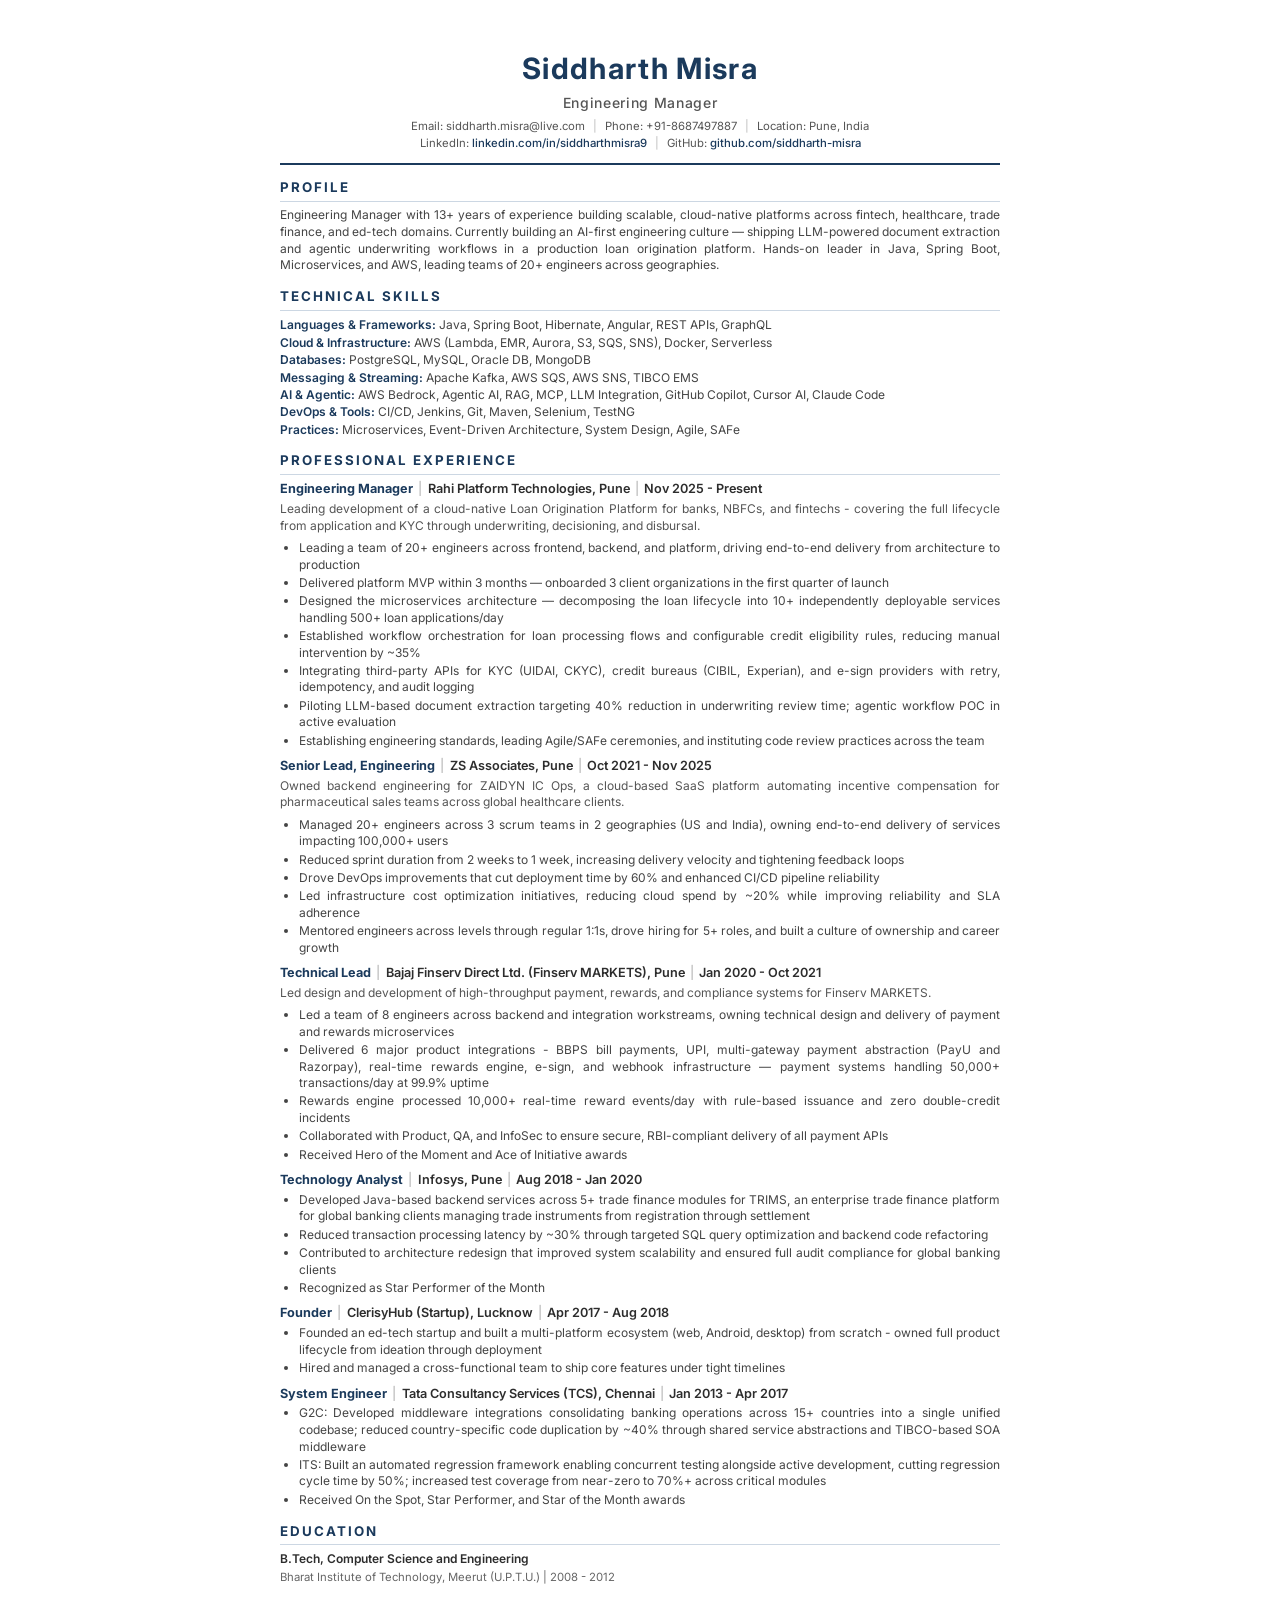
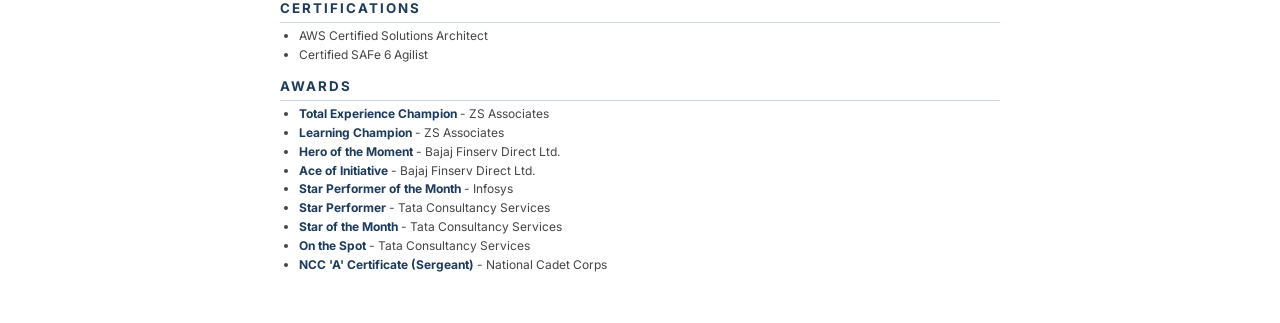
<file: Siddharth-Misra-Resume-ATS.html>
<!DOCTYPE html>
<html lang="en">
<head>
<meta charset="UTF-8">
<meta name="viewport" content="width=device-width, initial-scale=1.0">
<title>Siddharth Misra - Resume</title>
<link rel="preconnect" href="https://fonts.googleapis.com">
<link rel="preconnect" href="https://fonts.gstatic.com" crossorigin>
<link href="https://fonts.googleapis.com/css2?family=Inter:wght@400;500;600;700&display=swap" rel="stylesheet">
<style>
  @page {
    size: letter;
    margin: 0.5in;
  }

  * {
    margin: 0;
    padding: 0;
    box-sizing: border-box;
  }

  body {
    font-family: 'Inter', -apple-system, 'Segoe UI', Roboto, 'Helvetica Neue', Arial, sans-serif;
    font-size: 9pt;
    line-height: 1.4;
    color: #2d2d2d;
    max-width: 8.5in;
    margin: 0 auto;
    padding: 0.5in;
    background: #fff;
    text-align: justify;
  }

  @media print {
    body {
      padding: 0;
      font-size: 9pt;
      -webkit-print-color-adjust: exact;
      print-color-adjust: exact;
    }
  }

  /* === Header === */
  .header {
    text-align: center;
    padding-bottom: 8pt;
    margin-bottom: 8pt;
    border-bottom: 2pt solid #1b3a5c;
  }

  h1 {
    font-size: 22pt;
    font-weight: 700;
    color: #1b3a5c;
    letter-spacing: 1pt;
    margin-bottom: 3pt;
  }

  .header .subtitle {
    font-size: 10.5pt;
    font-weight: 500;
    color: #555;
    letter-spacing: 0.5pt;
    margin-bottom: 4pt;
  }

  .contact-line {
    font-size: 8.5pt;
    color: #555;
    line-height: 1.5;
  }

  .contact-line a {
    color: #1b3a5c;
    text-decoration: none;
    font-weight: 500;
  }

  .contact-line .sep {
    color: #bbb;
    margin: 0 6pt;
  }

  /* === Sections === */
  h2 {
    font-size: 10pt;
    font-weight: 700;
    text-transform: uppercase;
    letter-spacing: 1.5pt;
    color: #1b3a5c;
    border-bottom: 1pt solid #ccd7e3;
    padding-bottom: 3pt;
    margin-top: 10pt;
    margin-bottom: 4pt;
  }

  /* === Profile === */
  .profile {
    font-size: 9pt;
    color: #444;
    line-height: 1.4;
  }

  /* === Skills === */
  .skills-list {
    font-size: 9pt;
    color: #444;
    line-height: 1.45;
  }

  .skills-list strong {
    color: #1b3a5c;
    font-weight: 600;
  }

  /* === Experience === */
  .job {
    margin-bottom: 6pt;
  }

  .job:last-child {
    margin-bottom: 0;
  }

  h3 {
    font-size: 9.5pt;
    font-weight: 600;
    color: #2d2d2d;
    margin-bottom: 2pt;
  }

  h3 .role {
    font-weight: 700;
    color: #1b3a5c;
  }

  h3 .sep {
    color: #aaa;
    font-weight: 400;
    margin: 0 4pt;
  }

  .job .desc {
    font-size: 9pt;
    color: #555;
    margin-bottom: 4pt;
    font-style: normal;
  }

  ul {
    padding-left: 14pt;
    margin: 0;
  }

  li {
    font-size: 9pt;
    margin-bottom: 1pt;
    color: #444;
    line-height: 1.4;
  }

  /* === Education === */
  .edu-entry {
    margin-bottom: 4pt;
  }

  .edu-entry h3 {
    font-size: 9pt;
  }

  .edu-meta {
    font-size: 8.5pt;
    color: #666;
    margin-top: 1pt;
  }

  /* === Certifications === */
  .cert-list {
    font-size: 9pt;
    color: #444;
  }

  /* === Awards === */
  .awards-list {
    list-style: disc;
    padding-left: 14pt;
  }

  .awards-list li {
    font-size: 9pt;
    color: #444;
    margin-bottom: 1.5pt;
    line-height: 1.4;
  }

  .awards-list li strong {
    color: #1b3a5c;
  }
</style>
</head>
<body>

<div class="header">
  <h1>Siddharth Misra</h1>
  <div class="subtitle">Engineering Manager</div>
  <div class="contact-line">
    Email: siddharth.misra@live.com<span class="sep">|</span>Phone: +91-8687497887<span class="sep">|</span>Location: Pune, India
  </div>
  <div class="contact-line">
    LinkedIn: <a href="https://linkedin.com/in/siddharthmisra9">linkedin.com/in/siddharthmisra9</a><span class="sep">|</span>GitHub: <a href="https://github.com/siddharth-misra">github.com/siddharth-misra</a>
  </div>
</div>

<h2>Profile</h2>
<p class="profile">
  Engineering Manager with 13+ years of experience building scalable, cloud-native platforms across fintech, healthcare, trade finance, and ed-tech domains. Currently building an AI-first engineering culture — shipping LLM-powered document extraction and agentic underwriting workflows in a production loan origination platform. Hands-on leader in Java, Spring Boot, Microservices, and AWS, leading teams of 20+ engineers across geographies.
</p>

<h2>Technical Skills</h2>
<p class="skills-list">
  <strong>Languages &amp; Frameworks:</strong> Java, Spring Boot, Hibernate, Angular, REST APIs, GraphQL<br>
  <strong>Cloud &amp; Infrastructure:</strong> AWS (Lambda, EMR, Aurora, S3, SQS, SNS), Docker, Serverless<br>
  <strong>Databases:</strong> PostgreSQL, MySQL, Oracle DB, MongoDB<br>
  <strong>Messaging &amp; Streaming:</strong> Apache Kafka, AWS SQS, AWS SNS, TIBCO EMS<br>
  <strong>AI &amp; Agentic:</strong> AWS Bedrock, Agentic AI, RAG, MCP, LLM Integration, GitHub Copilot, Cursor AI, Claude Code<br>
  <strong>DevOps &amp; Tools:</strong> CI/CD, Jenkins, Git, Maven, Selenium, TestNG<br>
  <strong>Practices:</strong> Microservices, Event-Driven Architecture, System Design, Agile, SAFe
</p>

<h2>Professional Experience</h2>

<div class="job">
  <h3><span class="role">Engineering Manager</span><span class="sep">|</span>Rahi Platform Technologies, Pune<span class="sep">|</span>Nov 2025 - Present</h3>
  <p class="desc">Leading development of a cloud-native Loan Origination Platform for banks, NBFCs, and fintechs - covering the full lifecycle from application and KYC through underwriting, decisioning, and disbursal.</p>
  <ul>
    <li>Leading a team of 20+ engineers across frontend, backend, and platform, driving end-to-end delivery from architecture to production</li>
    <li>Delivered platform MVP within 3 months — onboarded 3 client organizations in the first quarter of launch</li>
    <li>Designed the microservices architecture — decomposing the loan lifecycle into 10+ independently deployable services handling 500+ loan applications/day</li>
    <li>Established workflow orchestration for loan processing flows and configurable credit eligibility rules, reducing manual intervention by ~35%</li>
    <li>Integrating third-party APIs for KYC (UIDAI, CKYC), credit bureaus (CIBIL, Experian), and e-sign providers with retry, idempotency, and audit logging</li>
    <li>Piloting LLM-based document extraction targeting 40% reduction in underwriting review time; agentic workflow POC in active evaluation</li>
    <li>Establishing engineering standards, leading Agile/SAFe ceremonies, and instituting code review practices across the team</li>
  </ul>
</div>

<div class="job">
  <h3><span class="role">Senior Lead, Engineering</span><span class="sep">|</span>ZS Associates, Pune<span class="sep">|</span>Oct 2021 - Nov 2025</h3>
  <p class="desc">Owned backend engineering for ZAIDYN IC Ops, a cloud-based SaaS platform automating incentive compensation for pharmaceutical sales teams across global healthcare clients.</p>
  <ul>
    <li>Managed 20+ engineers across 3 scrum teams in 2 geographies (US and India), owning end-to-end delivery of services impacting 100,000+ users</li>
    <li>Reduced sprint duration from 2 weeks to 1 week, increasing delivery velocity and tightening feedback loops</li>
    <li>Drove DevOps improvements that cut deployment time by 60% and enhanced CI/CD pipeline reliability</li>
    <li>Led infrastructure cost optimization initiatives, reducing cloud spend by ~20% while improving reliability and SLA adherence</li>
    <li>Mentored engineers across levels through regular 1:1s, drove hiring for 5+ roles, and built a culture of ownership and career growth</li>
  </ul>
</div>

<div class="job" style="page-break-before: always;">
  <h3><span class="role">Technical Lead</span><span class="sep">|</span>Bajaj Finserv Direct Ltd. (Finserv MARKETS), Pune<span class="sep">|</span>Jan 2020 - Oct 2021</h3>
  <p class="desc">Led design and development of high-throughput payment, rewards, and compliance systems for Finserv MARKETS.</p>
  <ul>
    <li>Led a team of 8 engineers across backend and integration workstreams, owning technical design and delivery of payment and rewards microservices</li>
    <li>Delivered 6 major product integrations - BBPS bill payments, UPI, multi-gateway payment abstraction (PayU and Razorpay), real-time rewards engine, e-sign, and webhook infrastructure — payment systems handling 50,000+ transactions/day at 99.9% uptime</li>
    <li>Rewards engine processed 10,000+ real-time reward events/day with rule-based issuance and zero double-credit incidents</li>
    <li>Collaborated with Product, QA, and InfoSec to ensure secure, RBI-compliant delivery of all payment APIs</li>
    <li>Received Hero of the Moment and Ace of Initiative awards</li>
  </ul>
</div>

<div class="job">
  <h3><span class="role">Technology Analyst</span><span class="sep">|</span>Infosys, Pune<span class="sep">|</span>Aug 2018 - Jan 2020</h3>
  <ul>
    <li>Developed Java-based backend services across 5+ trade finance modules for TRIMS, an enterprise trade finance platform for global banking clients managing trade instruments from registration through settlement</li>
    <li>Reduced transaction processing latency by ~30% through targeted SQL query optimization and backend code refactoring</li>
    <li>Contributed to architecture redesign that improved system scalability and ensured full audit compliance for global banking clients</li>
    <li>Recognized as Star Performer of the Month</li>
  </ul>
</div>

<div class="job">
  <h3><span class="role">Founder</span><span class="sep">|</span>ClerisyHub (Startup), Lucknow<span class="sep">|</span>Apr 2017 - Aug 2018</h3>
  <ul>
    <li>Founded an ed-tech startup and built a multi-platform ecosystem (web, Android, desktop) from scratch - owned full product lifecycle from ideation through deployment</li>
    <li>Hired and managed a cross-functional team to ship core features under tight timelines</li>
  </ul>
</div>

<div class="job">
  <h3><span class="role">System Engineer</span><span class="sep">|</span>Tata Consultancy Services (TCS), Chennai<span class="sep">|</span>Jan 2013 - Apr 2017</h3>
  <ul>
    <li>G2C: Developed middleware integrations consolidating banking operations across 15+ countries into a single unified codebase; reduced country-specific code duplication by ~40% through shared service abstractions and TIBCO-based SOA middleware</li>
    <li>ITS: Built an automated regression framework enabling concurrent testing alongside active development, cutting regression cycle time by 50%; increased test coverage from near-zero to 70%+ across critical modules</li>
    <li>Received On the Spot, Star Performer, and Star of the Month awards</li>
  </ul>
</div>

<h2>Education</h2>
<div class="edu-entry">
  <h3>B.Tech, Computer Science and Engineering</h3>
  <div class="edu-meta">Bharat Institute of Technology, Meerut (U.P.T.U.) | 2008 - 2012</div>
</div>

<h2>Certifications</h2>
<ul class="awards-list">
  <li>AWS Certified Solutions Architect</li>
  <li>Certified SAFe 6 Agilist</li>
</ul>

<h2>Awards</h2>
<ul class="awards-list">
  <li><strong>Total Experience Champion</strong> - ZS Associates</li>
  <li><strong>Learning Champion</strong> - ZS Associates</li>
  <li><strong>Hero of the Moment</strong> - Bajaj Finserv Direct Ltd.</li>
  <li><strong>Ace of Initiative</strong> - Bajaj Finserv Direct Ltd.</li>
  <li><strong>Star Performer of the Month</strong> - Infosys</li>
  <li><strong>Star Performer</strong> - Tata Consultancy Services</li>
  <li><strong>Star of the Month</strong> - Tata Consultancy Services</li>
  <li><strong>On the Spot</strong> - Tata Consultancy Services</li>
  <li><strong>NCC 'A' Certificate (Sergeant)</strong> - National Cadet Corps</li>
</ul>

</body>
</html>
</file>
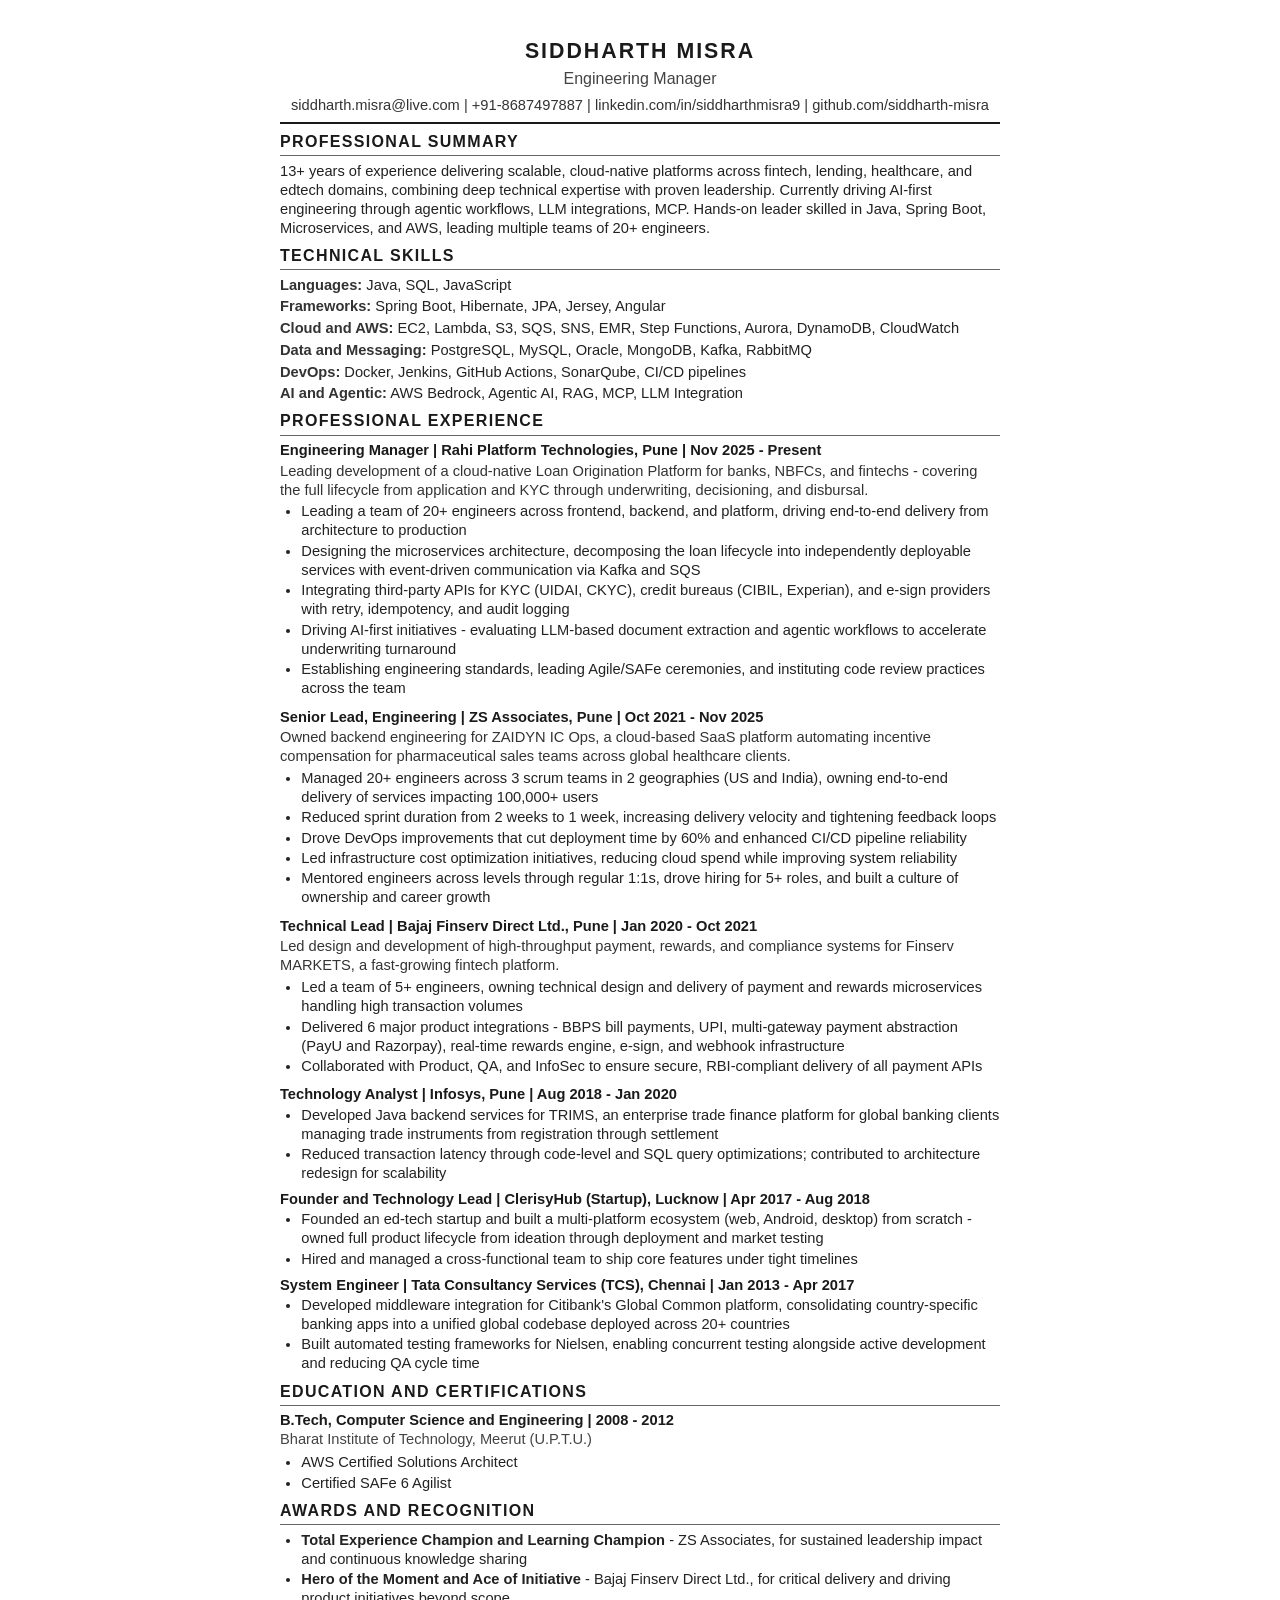
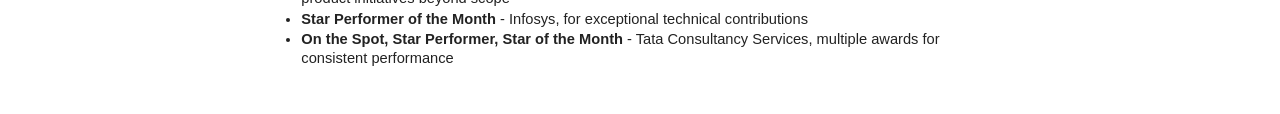
<file: Siddharth-Misra-Resume.html>
<!DOCTYPE html>
<html lang="en">
<head>
<meta charset="UTF-8">
<meta name="viewport" content="width=device-width, initial-scale=1.0">
<title>Siddharth Misra - Resume</title>
<style>
  @page {
    size: letter;
    margin: 0.4in 0.5in;
  }

  * {
    margin: 0;
    padding: 0;
    box-sizing: border-box;
  }

  body {
    font-family: Calibri, 'Segoe UI', Arial, Helvetica, sans-serif;
    font-size: 11pt;
    line-height: 1.3;
    color: #1a1a1a;
    max-width: 8.5in;
    margin: 0 auto;
    padding: 0.4in 0.5in;
  }

  @media print {
    body {
      padding: 0;
      font-size: 11pt;
    }
  }

  /* Header */
  header {
    text-align: center;
    margin-bottom: 6pt;
    border-bottom: 1.5pt solid #1a1a1a;
    padding-bottom: 5pt;
  }

  h1 {
    font-size: 16pt;
    font-weight: 700;
    letter-spacing: 1.5pt;
    text-transform: uppercase;
    margin-bottom: 2pt;
    color: #1a1a1a;
  }

  header p.subtitle {
    font-size: 12pt;
    font-weight: 400;
    color: #444;
    margin-bottom: 5pt;
  }

  header p.contact {
    font-size: 11pt;
    color: #333;
  }

  header p.contact a {
    color: #333;
    text-decoration: none;
  }

  /* Sections */
  section {
    margin-bottom: 6pt;
  }

  h2 {
    font-size: 12pt;
    font-weight: 700;
    text-transform: uppercase;
    letter-spacing: 1pt;
    border-bottom: 0.75pt solid #666;
    padding-bottom: 2pt;
    margin-bottom: 4pt;
    color: #1a1a1a;
  }

  /* Summary */
  section > p {
    font-size: 11pt;
    color: #222;
  }

  /* Skills - simple paragraph lines instead of grid */
  .skills p {
    font-size: 11pt;
    margin-bottom: 2pt;
    color: #222;
  }

  .skills p strong {
    color: #333;
  }

  /* Experience */
  .job {
    margin-bottom: 7pt;
    page-break-inside: avoid;
  }

  .job:last-child {
    margin-bottom: 0;
  }

  h3 {
    font-size: 11pt;
    font-weight: 700;
    color: #1a1a1a;
    margin-bottom: 1pt;
  }

  .job p.desc {
    font-size: 11pt;
    font-style: normal;
    color: #333;
    margin-bottom: 2pt;
  }

  ul {
    padding-left: 16pt;
    margin: 0;
  }

  li {
    font-size: 11pt;
    margin-bottom: 1pt;
    color: #222;
  }


  /* Education */
  .edu h3 {
    margin-bottom: 0;
  }

  .edu p {
    font-size: 11pt;
    color: #444;
  }

  .edu ul {
    margin-top: 3pt;
  }

  .compact .job {
    margin-bottom: 5pt;
  }
</style>
</head>
<body>

<!-- HEADER - using semantic <header> and <h1> -->
<header>
  <h1>Siddharth Misra</h1>
  <p class="subtitle">Engineering Manager</p>
  <p class="contact">
    siddharth.misra@live.com | +91-8687497887 | <a href="https://linkedin.com/in/siddharthmisra9">linkedin.com/in/siddharthmisra9</a> | <a href="https://github.com/siddharth-misra">github.com/siddharth-misra</a>
  </p>
</header>

<!-- SUMMARY -->
<section>
  <h2>Professional Summary</h2>
  <p>13+ years of experience delivering scalable, cloud-native platforms across fintech, lending, healthcare, and edtech domains, combining deep technical expertise with proven leadership.
    Currently driving AI-first engineering through agentic workflows, LLM integrations, MCP.
    Hands-on leader skilled in Java, Spring Boot, Microservices, and AWS, leading multiple teams of 20+ engineers.</p>
</section>

<!-- SKILLS - plain text lines with bold labels, no grid -->
<section class="skills">
  <h2>Technical Skills</h2>
  <p><strong>Languages:</strong> Java, SQL, JavaScript</p>
  <p><strong>Frameworks:</strong> Spring Boot, Hibernate, JPA, Jersey, Angular</p>
  <p><strong>Cloud and AWS:</strong> EC2, Lambda, S3, SQS, SNS, EMR, Step Functions, Aurora, DynamoDB, CloudWatch</p>
  <p><strong>Data and Messaging:</strong> PostgreSQL, MySQL, Oracle, MongoDB, Kafka, RabbitMQ</p>
  <p><strong>DevOps:</strong> Docker, Jenkins, GitHub Actions, SonarQube, CI/CD pipelines</p>
  <p><strong>AI and Agentic:</strong> AWS Bedrock, Agentic AI, RAG, MCP, LLM Integration</p>
</section>

<!-- EXPERIENCE -->
<section>
  <h2>Professional Experience</h2>

  <div class="job">
    <h3>Engineering Manager | Rahi Platform Technologies, Pune | Nov 2025 - Present</h3>
    <p class="desc">Leading development of a cloud-native Loan Origination Platform for banks, NBFCs, and fintechs - covering the full lifecycle from application and KYC through underwriting, decisioning, and disbursal.</p>
    <ul>
      <li>Leading a team of 20+ engineers across frontend, backend, and platform, driving end-to-end delivery from architecture to production</li>
      <li>Designing the microservices architecture, decomposing the loan lifecycle into independently deployable services with event-driven communication via Kafka and SQS</li>
      <li>Integrating third-party APIs for KYC (UIDAI, CKYC), credit bureaus (CIBIL, Experian), and e-sign providers with retry, idempotency, and audit logging</li>
      <li>Driving AI-first initiatives - evaluating LLM-based document extraction and agentic workflows to accelerate underwriting turnaround</li>
      <li>Establishing engineering standards, leading Agile/SAFe ceremonies, and instituting code review practices across the team</li>
    </ul>
  </div>

  <div class="job">
    <h3>Senior Lead, Engineering | ZS Associates, Pune | Oct 2021 - Nov 2025</h3>
    <p class="desc">Owned backend engineering for ZAIDYN IC Ops, a cloud-based SaaS platform automating incentive compensation for pharmaceutical sales teams across global healthcare clients.</p>
    <ul>
      <li>Managed 20+ engineers across 3 scrum teams in 2 geographies (US and India), owning end-to-end delivery of services impacting 100,000+ users</li>
      <li>Reduced sprint duration from 2 weeks to 1 week, increasing delivery velocity and tightening feedback loops</li>
      <li>Drove DevOps improvements that cut deployment time by 60% and enhanced CI/CD pipeline reliability</li>
      <li>Led infrastructure cost optimization initiatives, reducing cloud spend while improving system reliability</li>
      <li>Mentored engineers across levels through regular 1:1s, drove hiring for 5+ roles, and built a culture of ownership and career growth</li>
    </ul>
  </div>

  <div class="job">
    <h3>Technical Lead | Bajaj Finserv Direct Ltd., Pune | Jan 2020 - Oct 2021</h3>
    <p class="desc">Led design and development of high-throughput payment, rewards, and compliance systems for Finserv MARKETS, a fast-growing fintech platform.</p>
    <ul>
      <li>Led a team of 5+ engineers, owning technical design and delivery of payment and rewards microservices handling high transaction volumes</li>
      <li>Delivered 6 major product integrations - BBPS bill payments, UPI, multi-gateway payment abstraction (PayU and Razorpay), real-time rewards engine, e-sign, and webhook infrastructure</li>
      <li>Collaborated with Product, QA, and InfoSec to ensure secure, RBI-compliant delivery of all payment APIs</li>
    </ul>
  </div>

  <div class="compact">
    <div class="job">
      <h3>Technology Analyst | Infosys, Pune | Aug 2018 - Jan 2020</h3>
      <ul>
        <li>Developed Java backend services for TRIMS, an enterprise trade finance platform for global banking clients managing trade instruments from registration through settlement</li>
        <li>Reduced transaction latency through code-level and SQL query optimizations; contributed to architecture redesign for scalability</li>
      </ul>
    </div>

    <div class="job">
      <h3>Founder and Technology Lead | ClerisyHub (Startup), Lucknow | Apr 2017 - Aug 2018</h3>
      <ul>
        <li>Founded an ed-tech startup and built a multi-platform ecosystem (web, Android, desktop) from scratch - owned full product lifecycle from ideation through deployment and market testing</li>
        <li>Hired and managed a cross-functional team to ship core features under tight timelines</li>
      </ul>
    </div>

    <div class="job">
      <h3>System Engineer | Tata Consultancy Services (TCS), Chennai | Jan 2013 - Apr 2017</h3>
      <ul>
        <li>Developed middleware integration for Citibank's Global Common platform, consolidating country-specific banking apps into a unified global codebase deployed across 20+ countries</li>
        <li>Built automated testing frameworks for Nielsen, enabling concurrent testing alongside active development and reducing QA cycle time</li>
      </ul>
    </div>
  </div>
</section>

<!-- EDUCATION AND CERTIFICATIONS -->
<section class="edu">
  <h2>Education and Certifications</h2>
  <h3>B.Tech, Computer Science and Engineering | 2008 - 2012</h3>
  <p>Bharat Institute of Technology, Meerut (U.P.T.U.)</p>
  <ul>
    <li>AWS Certified Solutions Architect</li>
    <li>Certified SAFe 6 Agilist</li>
  </ul>
</section>

<!-- AWARDS -->
<section class="awards">
  <h2>Awards and Recognition</h2>
  <ul>
    <li><strong>Total Experience Champion and Learning Champion</strong> - ZS Associates, for sustained leadership impact and continuous knowledge sharing</li>
    <li><strong>Hero of the Moment and Ace of Initiative</strong> - Bajaj Finserv Direct Ltd., for critical delivery and driving product initiatives beyond scope</li>
    <li><strong>Star Performer of the Month</strong> - Infosys, for exceptional technical contributions</li>
    <li><strong>On the Spot, Star Performer, Star of the Month</strong> - Tata Consultancy Services, multiple awards for consistent performance</li>
  </ul>
</section>

</body>
</html>
</file>
